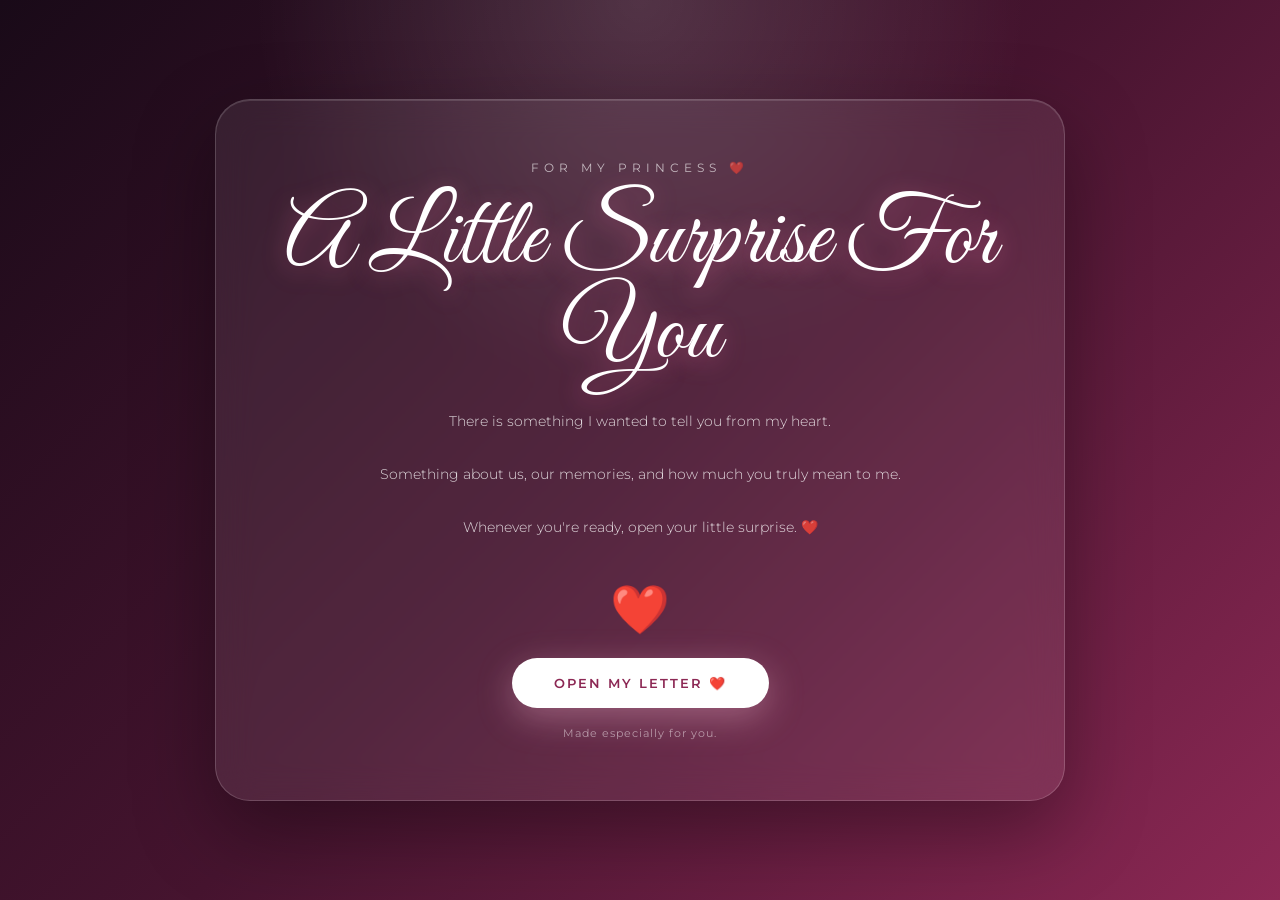
<file: index.html>
<!DOCTYPE html>
<html lang="en">

<head>
    <meta charset="UTF-8">
    <meta name="viewport" content="width=device-width, initial-scale=1.0">

    <title>Our 3rd Month ❤️</title>

    <link rel="preconnect" href="https://fonts.googleapis.com">
    <link rel="preconnect" href="https://fonts.gstatic.com" crossorigin>

    <link href="https://fonts.googleapis.com/css2?family=Great+Vibes&family=Montserrat:wght@300;400;500;600&display=swap"
          rel="stylesheet">

    <link rel="stylesheet" href="style.css">
</head>

<body>

    <!-- Floating Hearts -->
    <div class="hearts" id="hearts"></div>


    <!-- FIRST SCREEN -->
    <div class="container" id="countdownScreen">

        <div class="mini-text">
            For My Princess ❤️
        </div>

        <h1>
            A Little Surprise For You
        </h1>

        <div class="description">
            There is something I wanted to tell you from my heart.
            <br><br>
            Something about us, our memories,
            and how much you truly mean to me.
            <br><br>
            Whenever you're ready,
            open your little surprise. ❤️
        </div>

        <div class="lock-area">

            <div class="love-icon">
                ❤️
            </div>

            <button id="openButton">
                OPEN MY LETTER ❤️
            </button>

            <div class="waiting-text">
                Made especially for you.
            </div>

        </div>

    </div>


    <!-- LETTER SCREEN -->
    <div class="letter-screen" id="letterScreen">

        <div class="letter-title">
            Just for you ❤️
        </div>

        <div class="envelope-wrapper" id="envelopeWrapper">

            <div class="envelope">

                <div class="flap"></div>

                <div class="letter">

                    <h2>
                        My beautiful love,
                    </h2>

                    <p>
We have shared so many beautiful memories together so far. There have been moments when we laughed together until we couldn't stop smiling, and there have also been moments when we cried together and supported each other through difficult times.

Every memory we have created, whether joyful or challenging, has become a special part of our story.

I know that recently we have argued more than we would have liked. I am aware of that, and I want you to know that I have thought about it a lot. I promised you that I would work on it, and I intend to keep that promise.

No relationship is perfect, but what matters to me is learning, growing, and becoming a better partner for you every day.

You mean so much to me. You have brought happiness, warmth, and meaning into my life in ways I never expected.

The little moments we share, our conversations, our laughter, our dreams, and even our disagreements have shown me how important you are to me.

I love you more than words can fully express.

My greatest wish is that the months and years ahead bring us happiness, peace, beautiful memories, and countless reasons to smile together.

I hope we continue building something special, step by step, day by day.

Today marks the beginning of our third month together, and that makes me incredibly happy.

It may seem like only three months, but every day with you has been precious to me, and I am grateful for every moment we have shared.

No matter what challenges come our way, I want you to know one thing:

I choose you.

I choose your smile.
I choose your heart.
I choose your kindness.
I choose your imperfections.
I choose everything that makes you who you are.

Happy 3rd month, my princess. ❤️

I love you, and I choose you today, tomorrow, and every day after that.
                    </p>

                    <p class="signature">
                        Forever yours ❤️
                    </p>

                </div>

            </div>

        </div>


        <!-- NEXT BUTTON -->
        <button id="nextButton">
            NEXT →
        </button>

    </div>


    <script src="script.js"></script>

</body>

</html>
</file>
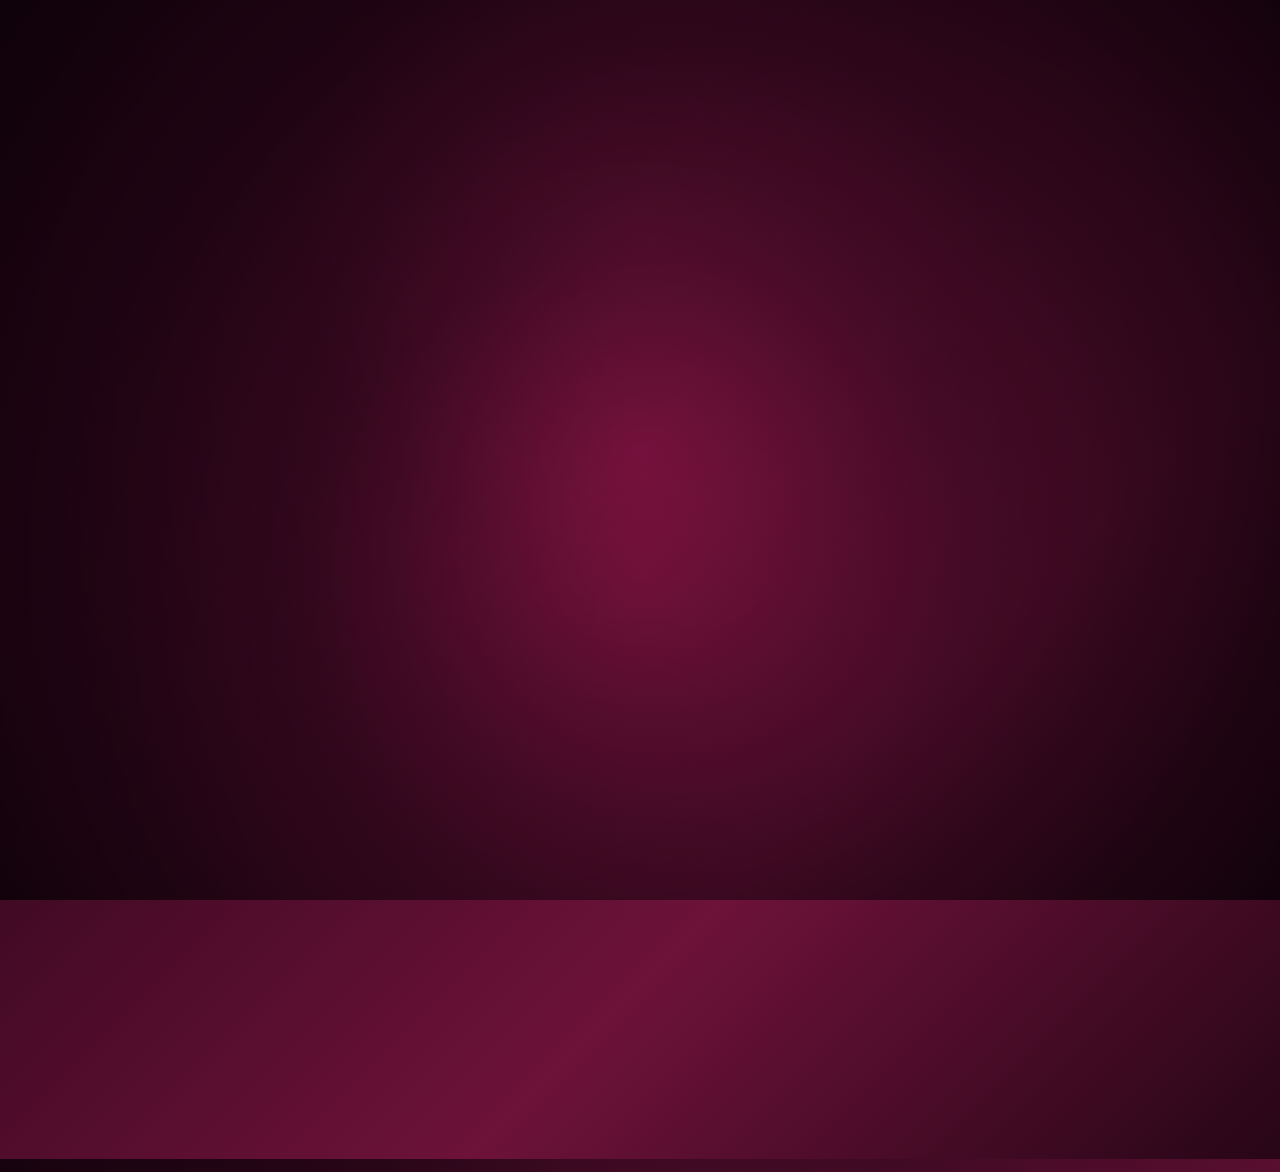
<file: final.html>
<!DOCTYPE html>
<html lang="en">

<head>
    <meta charset="UTF-8">
    <meta name="viewport" content="width=device-width, initial-scale=1.0">

    <title>I Would Still Choose You ❤️</title>

    <link rel="preconnect" href="https://fonts.googleapis.com">
    <link rel="preconnect" href="https://fonts.gstatic.com" crossorigin>

    <link
        href="https://fonts.googleapis.com/css2?family=Great+Vibes&family=Montserrat:wght@300;400;500;600&display=swap"
        rel="stylesheet"
    >

    <link rel="stylesheet" href="final.css">
</head>

<body>

    <!-- INTRO DARK OVERLAY -->
    <div class="final-intro-overlay"></div>


    <!-- FLOATING HEARTS -->
    <div class="hearts" id="hearts"></div>


    <!-- BACK BUTTON -->
    <div class="top-navigation">

        <a class="back-button" href="memories.html">
            ← BACK TO MEMORIES
        </a>

    </div>


    <!-- FINAL PAGE -->
    <main class="final-page">

        <div class="top-text">
            THE BEST PART OF MY LIFE IS
        </div>

        <div class="you-text">
            You ❤️
        </div>


        <h1>
            I Would Still
            <br>
            Choose You ♡
        </h1>


        <div class="message">
            Thank you for being in my life and
            <br>
            for making every single day so much better.
            <br>
            No matter what happens,
            <br>
            no matter where life takes us,
            <br>
            I will always be here,
            <br>
            and I will always choose you. ❤️
        </div>


        <!-- CARDS -->
        <div class="cards">

            <div class="love-card">

                <div class="icon">
                    ♡
                </div>

                <h2>
                    More Love
                </h2>

                <p>
                    More love to give each other.
                </p>

            </div>


            <div class="love-card">

                <div class="icon">
                    ☆
                </div>

                <h2>
                    More Adventures
                </h2>

                <p>
                    More places to go together.
                </p>

            </div>


            <div class="love-card">

                <div class="icon">
                    📷
                </div>

                <h2>
                    More Memories
                </h2>

                <p>
                    More memories to create.
                </p>

            </div>


            <div class="love-card">

                <div class="icon">
                    ∞
                </div>

                <h2>
                    Forever Us
                </h2>

                <p>
                    Forever is just the beginning.
                </p>

            </div>

        </div>


        <!-- FINAL MESSAGE -->
        <div class="final-title">
            Happy 3rd Month My Princess ❤️
        </div>

        <div class="always-text">
            I LOVE YOU TODAY, TOMORROW AND ALWAYS
        </div>

        <div class="final-heart">
            ♡
        </div>

    </main>


    <script src="final.js"></script>

</body>

</html>
</file>
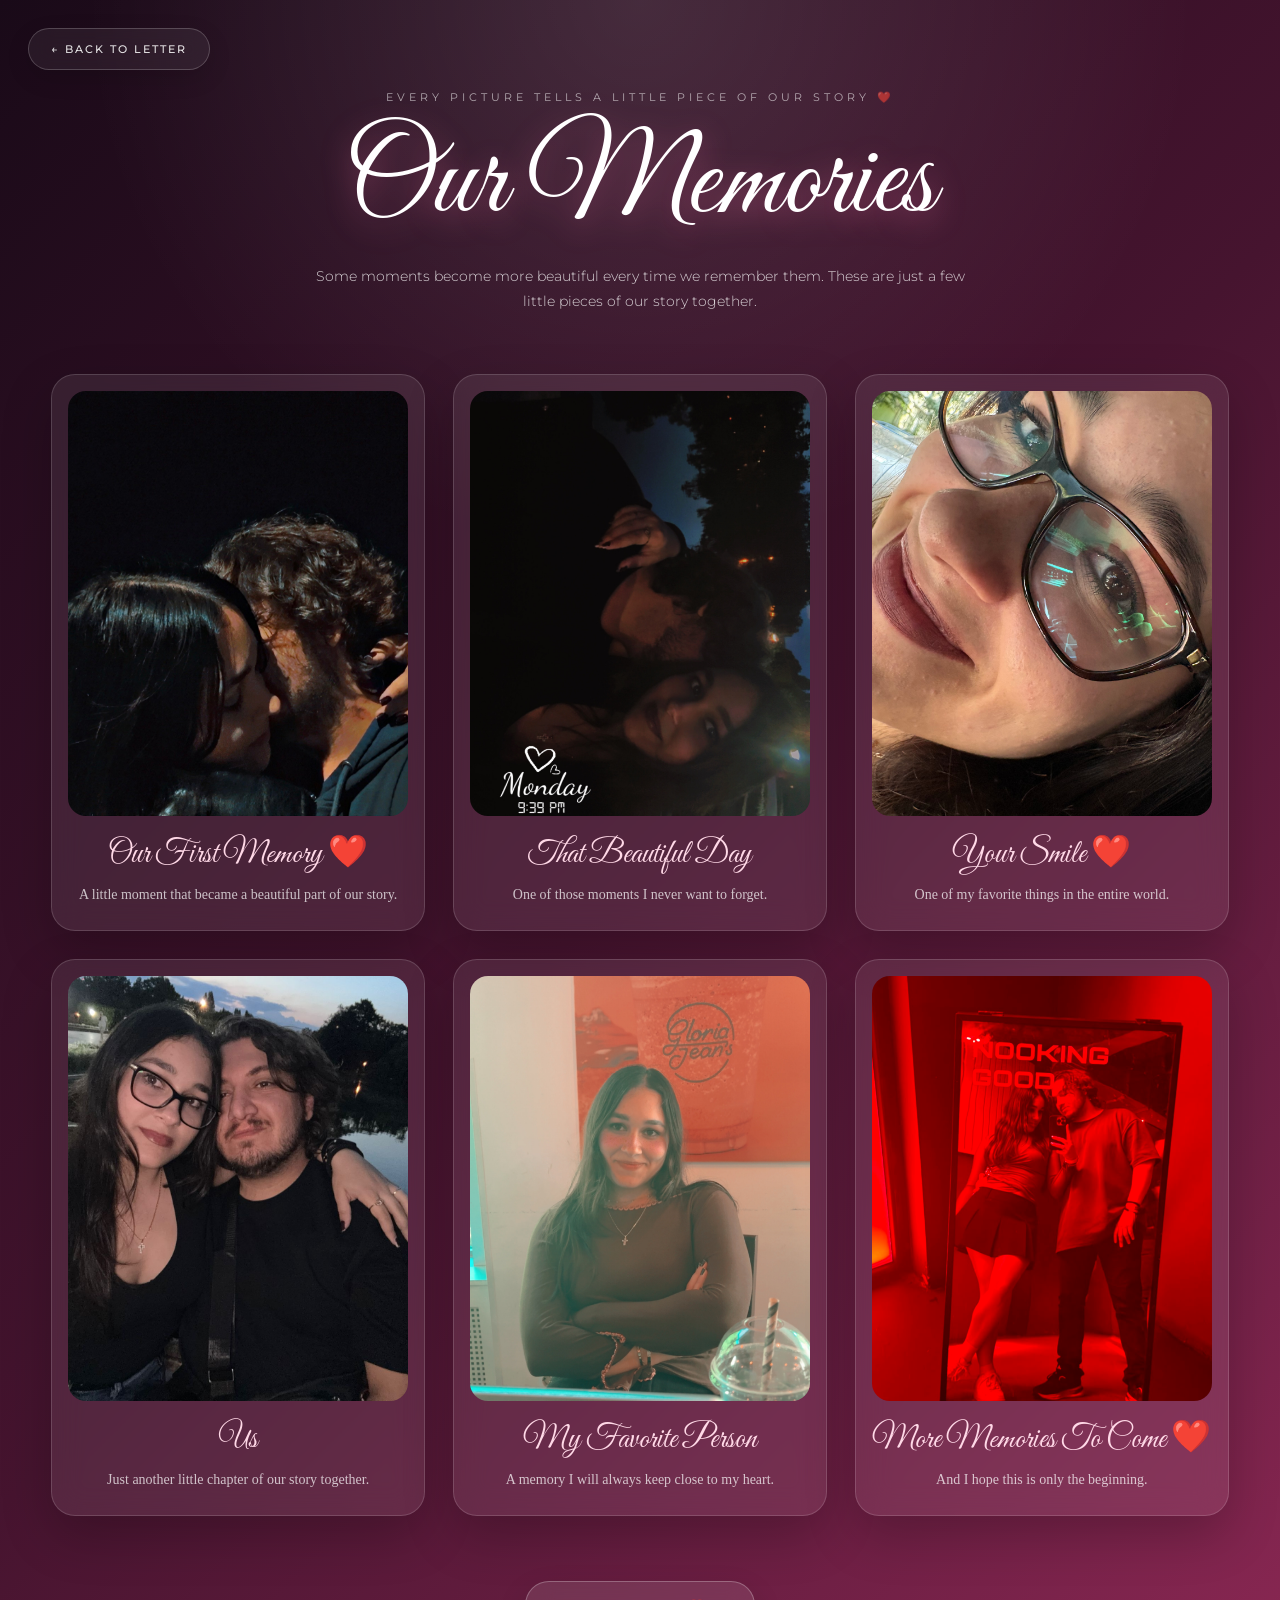
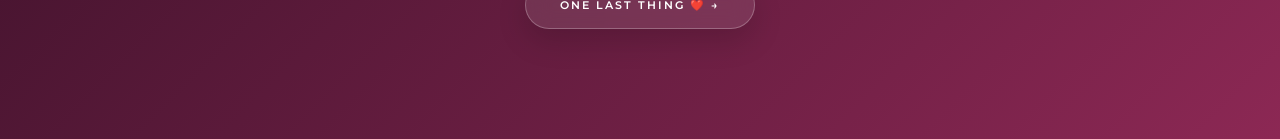
<file: memories.html>
<!DOCTYPE html>
<html lang="en">

<head>
    <meta charset="UTF-8">
    <meta name="viewport" content="width=device-width, initial-scale=1.0">

    <title>Our Memories ❤️</title>

    <link rel="preconnect" href="https://fonts.googleapis.com">
    <link rel="preconnect" href="https://fonts.gstatic.com" crossorigin>

    <link
        href="https://fonts.googleapis.com/css2?family=Great+Vibes&family=Montserrat:wght@300;400;500;600&display=swap"
        rel="stylesheet"
    >

    <link rel="stylesheet" href="memories.css">
</head>

<body>

    <!-- FLOATING HEARTS -->
    <div class="hearts" id="hearts"></div>


    <!-- BACK TO LETTER BUTTON -->
    <div class="top-navigation">

        <a class="back-letter-button" href="index.html">
            ← BACK TO LETTER
        </a>

    </div>


    <!-- MAIN CONTENT -->
    <main class="memories-page">

        <div class="mini-text">
            Every picture tells a little piece of our story ❤️
        </div>

        <h1>
            Our Memories
        </h1>

        <p class="memories-description">
            Some moments become more beautiful every time we remember them.
            These are just a few little pieces of our story together.
        </p>


        <!-- MEMORY GRID -->
        <div class="memory-grid">


            <!-- MEMORY 1 -->
            <div class="memory-card">

                <div class="photo-box">
                    <img
                        src="images/photo1.jpg"
                        alt="Our First Memory"
                    >
                </div>

                <h2>
                    Our First Memory ❤️
                </h2>

                <p>
                    A little moment that became a beautiful part of our story.
                </p>

            </div>


            <!-- MEMORY 2 -->
            <div class="memory-card">

                <div class="photo-box">
                    <img
                        src="images/photo2.jpg"
                        alt="That Beautiful Day"
                    >
                </div>

                <h2>
                    That Beautiful Day
                </h2>

                <p>
                    One of those moments I never want to forget.
                </p>

            </div>


            <!-- MEMORY 3 -->
            <div class="memory-card">

                <div class="photo-box">
                    <img
                        src="images/photo3.jpg"
                        alt="Your Smile"
                    >
                </div>

                <h2>
                    Your Smile ❤️
                </h2>

                <p>
                    One of my favorite things in the entire world.
                </p>

            </div>


            <!-- MEMORY 4 -->
            <div class="memory-card">

                <div class="photo-box">
                    <img
                        src="images/photo4.jpg"
                        alt="Us"
                    >
                </div>

                <h2>
                    Us
                </h2>

                <p>
                    Just another little chapter of our story together.
                </p>

            </div>


            <!-- MEMORY 5 -->
            <div class="memory-card">

                <div class="photo-box">
                    <img
                        src="images/photo5.jpg"
                        alt="My Favorite Person"
                    >
                </div>

                <h2>
                    My Favorite Person
                </h2>

                <p>
                    A memory I will always keep close to my heart.
                </p>

            </div>


            <!-- MEMORY 6 -->
            <div class="memory-card">

                <div class="photo-box">
                    <img
                        src="images/photo6.jpg"
                        alt="More Memories To Come"
                    >
                </div>

                <h2>
                    More Memories To Come ❤️
                </h2>

                <p>
                    And I hope this is only the beginning.
                </p>

            </div>

        </div>


        <!-- FINAL PAGE BUTTON -->
        <div class="final-button-area">

            <a
                href="final.html"
                class="final-button"
            >
                ONE LAST THING ❤️ →
            </a>

        </div>

    </main>


    <script src="memories.js"></script>

</body>

</html>
</file>
<file: style.css>
* {
    margin: 0;
    padding: 0;
    box-sizing: border-box;
}


html,
body {
    width: 100%;
    min-height: 100%;
}


body {
    min-height: 100vh;

    overflow: hidden;

    font-family:
        'Montserrat',
        sans-serif;

    background:
        radial-gradient(
            circle at top,
            rgba(255,255,255,.15),
            transparent 35%
        ),
        linear-gradient(
            135deg,
            #190a18,
            #46142f,
            #8c2854
        );

    color: white;

    display: flex;

    align-items: center;

    justify-content: center;
}


/* =========================================
   FLOATING HEARTS
========================================= */

.hearts {
    position: fixed;

    top: 0;
    left: 0;

    width: 100%;
    height: 100%;

    pointer-events: none;

    overflow: hidden;

    z-index: 1;
}


.heart {
    position: absolute;

    bottom: -50px;

    opacity: .3;

    animation:
        floatHeart linear infinite;
}


@keyframes floatHeart {

    0% {
        transform:
            translateY(0)
            rotate(0deg);

        opacity: 0;
    }

    10% {
        opacity: .35;
    }

    90% {
        opacity: .25;
    }

    100% {
        transform:
            translateY(-110vh)
            rotate(360deg);

        opacity: 0;
    }
}


/* =========================================
   FIRST SCREEN
========================================= */

.container {
    position: relative;

    z-index: 10;

    width: 92%;

    max-width: 850px;

    padding:
        60px 35px;

    border-radius:
        35px;

    background:
        rgba(255,255,255,.08);

    backdrop-filter:
        blur(18px);

    -webkit-backdrop-filter:
        blur(18px);

    border:
        1px solid
        rgba(255,255,255,.17);

    box-shadow:
        0 30px 80px
        rgba(0,0,0,.35),

        inset 0 1px 0
        rgba(255,255,255,.13);

    text-align: center;
}


/* =========================================
   MINI TITLE
========================================= */

.mini-text {
    font-size: 12px;

    letter-spacing: 5px;

    text-transform: uppercase;

    opacity: .65;

    margin-bottom: 18px;
}


/* =========================================
   MAIN TITLE
========================================= */

h1 {
    font-family:
        'Great Vibes',
        cursive;

    font-size:
        clamp(
            55px,
            10vw,
            95px
        );

    font-weight: normal;

    line-height: 1;

    margin-bottom: 25px;

    text-shadow:
        0 5px 25px
        rgba(255,120,170,.4);
}


/* =========================================
   DESCRIPTION
========================================= */

.description {
    max-width: 620px;

    margin:
        0 auto 40px;

    line-height: 1.9;

    font-size: 14px;

    font-weight: 300;

    opacity: .82;
}


/* =========================================
   BUTTON AREA
========================================= */

.lock-area {
    position: relative;

    z-index: 20;

    margin-top: 30px;
}


.love-icon {
    font-size: 48px;

    margin-bottom: 20px;

    animation:
        heartBeat 1.8s infinite;
}


@keyframes heartBeat {

    0%,
    100% {
        transform:
            scale(1);
    }

    50% {
        transform:
            scale(1.14);
    }
}


/* =========================================
   OPEN LETTER BUTTON
========================================= */

#openButton {
    position: relative;

    z-index: 30;

    border: none;

    outline: none;

    padding:
        17px 42px;

    border-radius:
        100px;

    font-family:
        'Montserrat',
        sans-serif;

    font-size: 13px;

    font-weight: 600;

    letter-spacing: 2px;

    background: white;

    color: #8c2854;

    cursor: pointer;

    pointer-events: auto;

    box-shadow:
        0 10px 35px
        rgba(255,190,215,.35);

    transition:
        transform .4s ease,
        box-shadow .4s ease;

    animation:
        pulseButton 2s infinite;
}


#openButton:hover {
    transform:
        translateY(-3px)
        scale(1.04);
}


#openButton:active {
    transform:
        scale(.98);
}


@keyframes pulseButton {

    0% {
        box-shadow:
            0 0 0 0
            rgba(255,255,255,.35),

            0 10px 35px
            rgba(255,190,215,.35);
    }

    70% {
        box-shadow:
            0 0 0 18px
            rgba(255,255,255,0),

            0 10px 35px
            rgba(255,190,215,.35);
    }

    100% {
        box-shadow:
            0 0 0 0
            rgba(255,255,255,0),

            0 10px 35px
            rgba(255,190,215,.35);
    }
}


.waiting-text {
    margin-top: 18px;

    font-size: 11px;

    letter-spacing: 1px;

    opacity: .5;
}


/* =========================================
   LETTER SCREEN
========================================= */

.letter-screen {
    position: fixed;

    inset: 0;

    z-index: 999;

    display: flex;

    justify-content: center;

    align-items: center;

    padding: 30px;

    background:
        radial-gradient(
            circle,
            #8c2854,
            #250b20
        );

    opacity: 0;

    visibility: hidden;

    pointer-events: none;

    transition:
        opacity 1s ease,
        visibility 1s ease;
}


.letter-screen.show {
    opacity: 1;

    visibility: visible;

    pointer-events: auto;
}


/* =========================================
   ENVELOPE WRAPPER
========================================= */

.envelope-wrapper {
    position: relative;

    width: 430px;

    max-width: 95vw;

    height: 290px;

    perspective: 1000px;

    z-index: 10;
}


/* =========================================
   ENVELOPE
========================================= */

.envelope {
    position: absolute;

    top: 0;
    left: 0;

    width: 100%;
    height: 100%;

    background:
        #d98aa7;

    border-radius:
        8px;

    box-shadow:
        0 30px 70px
        rgba(0,0,0,.35);
}


.envelope::before {
    content: "";

    position: absolute;

    left: 0;
    bottom: 0;

    width: 0;
    height: 0;

    border-left:
        215px solid
        #efadc3;

    border-right:
        215px solid
        #efadc3;

    border-top:
        145px solid
        transparent;

    border-bottom:
        145px solid
        #efadc3;

    z-index: 4;
}


/* =========================================
   ENVELOPE FLAP
========================================= */

.flap {
    position: absolute;

    top: 0;
    left: 0;

    width: 0;
    height: 0;

    border-left:
        215px solid
        transparent;

    border-right:
        215px solid
        transparent;

    border-top:
        155px solid
        #f3b8cc;

    transform-origin:
        top;

    z-index: 5;

    transition:
        transform 1s ease,
        z-index .1s .5s;
}


/* =========================================
   LETTER
========================================= */

.letter {
    position: absolute;

    width: 88%;

    height: 250px;

    left: 6%;

    bottom: 15px;

    padding: 30px;

    background:
        #fff9f2;

    color:
        #5c3544;

    border-radius:
        8px;

    text-align: left;

    overflow-y: auto;

    z-index: 2;

    box-shadow:
        0 10px 35px
        rgba(0,0,0,.2);

    transition:
        transform 1.3s ease .6s,
        width 1.3s ease 1.5s,
        height 1.3s ease 1.5s,
        left 1.3s ease 1.5s,
        top 1.3s ease 1.5s;
}


.letter h2 {
    font-family:
        'Great Vibes',
        cursive;

    font-size: 42px;

    font-weight: normal;

    color:
        #a13961;

    margin-bottom:
        20px;
}


.letter p {
    font-family:
        Georgia,
        serif;

    font-size: 16px;

    line-height: 1.9;

    white-space:
        pre-line;
}


.signature {
    margin-top:
        30px;

    text-align:
        right;

    font-family:
        'Great Vibes',
        cursive !important;

    font-size:
        30px !important;

    color:
        #a13961;
}


/* =========================================
   OPEN ENVELOPE
========================================= */

.envelope-wrapper.open
.flap {
    transform:
        rotateX(180deg);

    z-index: 1;
}


.envelope-wrapper.open
.letter {
    position: fixed;

    top: 50%;

    left: 50%;

    bottom: auto;

    transform:
        translate(-50%, -50%);

    width:
        min(650px, 92vw);

    height:
        min(650px, 78vh);

    padding: 40px;

    z-index: 1000;

    border-radius:
        12px;

    box-shadow:
        0 25px 70px
        rgba(0,0,0,.35);
}


/* =========================================
   LETTER TITLE
========================================= */

.letter-title {
    position: fixed;

    top: 30px;

    left: 50%;

    z-index: 500;

    transform:
        translateX(-50%)
        translateY(-20px);

    font-size: 11px;

    letter-spacing: 4px;

    text-transform: uppercase;

    opacity: 0;

    pointer-events: none;

    transition:
        opacity 1s ease 2.5s,
        transform 1s ease 2.5s;
}


.letter-screen.show
.letter-title {
    transform:
        translateX(-50%)
        translateY(0);

    opacity: .65;
}


/* =========================================
   NEXT BUTTON
========================================= */

#nextButton {
    position: fixed;

    right: 35px;

    bottom: 35px;

    z-index: 9999;

    border:
        1px solid
        rgba(255,255,255,.3);

    outline: none;

    padding:
        15px 30px;

    border-radius:
        100px;

    background:
        rgba(255,255,255,.15);

    backdrop-filter:
        blur(12px);

    -webkit-backdrop-filter:
        blur(12px);

    color: white;

    font-family:
        'Montserrat',
        sans-serif;

    font-size: 12px;

    font-weight: 600;

    letter-spacing: 2px;

    cursor: pointer;

    opacity: 0;

    transform:
        translateY(20px);

    pointer-events: none;

    transition:
        opacity .7s ease,
        transform .7s ease,
        background .3s ease,
        color .3s ease;
}


.letter-screen.show
#nextButton {
    opacity: 1;

    transform:
        translateY(0);

    pointer-events: auto;

    transition-delay:
        3s;
}


#nextButton:hover {
    background:
        white;

    color:
        #8c2854;

    transform:
        translateY(-3px);
}


#nextButton:active {
    transform:
        scale(.97);
}


/* =========================================
   SCROLLBAR
========================================= */

.letter::-webkit-scrollbar {
    width: 5px;
}


.letter::-webkit-scrollbar-track {
    background:
        transparent;
}


.letter::-webkit-scrollbar-thumb {
    background:
        rgba(161,57,97,.3);

    border-radius:
        20px;
}


/* =========================================
   NEXT PAGE TRANSITION OVERLAY
========================================= */

body::after {
    content: "";

    position: fixed;

    inset: 0;

    z-index: 99990;

    pointer-events: none;

    background:
        radial-gradient(
            circle at center,
            rgba(140,40,84,.40),
            rgba(25,10,24,.97)
        );

    opacity: 0;

    transition:
        opacity 1.15s ease;
}


body.page-leaving::after {
    opacity: 1;
}


/* =========================================
   LETTER EXIT ANIMATION
========================================= */

body.page-leaving
.envelope-wrapper.open
.letter {
    animation:
        letterExit
        1.2s
        cubic-bezier(
            .65,
            0,
            .35,
            1
        )
        forwards;
}


@keyframes letterExit {

    0% {
        opacity: 1;

        transform:
            translate(-50%, -50%)
            scale(1)
            rotate(0deg);

        filter:
            blur(0);
    }

    45% {
        opacity: .95;

        transform:
            translate(-50%, -54%)
            scale(.96)
            rotate(-.5deg);

        filter:
            blur(0);
    }

    100% {
        opacity: 0;

        transform:
            translate(-50%, -68%)
            scale(.82)
            rotate(-2deg);

        filter:
            blur(5px);
    }
}


/* =========================================
   ENVELOPE EXIT
========================================= */

body.page-leaving
.envelope {
    animation:
        envelopeExit
        1s ease forwards;
}


@keyframes envelopeExit {

    from {
        opacity: 1;

        transform:
            scale(1)
            translateY(0);
    }

    to {
        opacity: 0;

        transform:
            scale(.84)
            translateY(45px);
    }
}


/* =========================================
   LETTER TITLE EXIT
========================================= */

body.page-leaving
.letter-title {
    animation:
        titleExit
        .7s ease forwards;
}


@keyframes titleExit {

    from {
        opacity: .65;
    }

    to {
        opacity: 0;

        transform:
            translateX(-50%)
            translateY(-15px);
    }
}


/* =========================================
   NEXT BUTTON EXIT
========================================= */

body.page-leaving
#nextButton {
    pointer-events: none;

    animation:
        nextExit
        .5s ease forwards;
}


@keyframes nextExit {

    from {
        opacity: 1;

        transform:
            translateY(0);
    }

    to {
        opacity: 0;

        transform:
            translateY(25px);
    }
}


/* =========================================
   TRANSITION HEARTS
========================================= */

.transition-heart {
    position: fixed;

    z-index: 99999;

    pointer-events: none;

    color:
        #ff8bb9;

    text-shadow:
        0 0 10px
        rgba(255,110,170,.9),

        0 0 25px
        rgba(255,70,145,.4);

    animation:
        transitionHeartMove
        1.45s ease-out
        forwards;
}


@keyframes transitionHeartMove {

    0% {
        opacity: 0;

        transform:
            translate(
                0,
                30px
            )
            scale(.45)
            rotate(0deg);
    }

    18% {
        opacity: 1;
    }

    65% {
        opacity: .9;
    }

    100% {
        opacity: 0;

        transform:
            translate(
                var(--heart-x),
                -120px
            )
            scale(1.5)
            rotate(
                var(--heart-rotate)
            );
    }
}


/* =========================================
   MOBILE
========================================= */

@media (max-width: 600px) {

    body {
        overflow: hidden;
    }


    .container {
        width: 92%;

        padding:
            45px 20px;

        border-radius:
            25px;
    }


    .mini-text {
        font-size:
            9px;

        letter-spacing:
            3px;
    }


    h1 {
        font-size:
            58px;
    }


    .description {
        font-size:
            13px;

        line-height:
            1.7;

        margin-bottom:
            30px;
    }


    .love-icon {
        font-size:
            40px;
    }


    #openButton {
        padding:
            15px 28px;

        font-size:
            11px;

        letter-spacing:
            1.5px;
    }


    .envelope-wrapper {
        width:
            330px;

        height:
            220px;

        max-width:
            92vw;
    }


    .envelope::before {
        border-left-width:
            165px;

        border-right-width:
            165px;

        border-top-width:
            110px;

        border-bottom-width:
            110px;
    }


    .flap {
        border-left-width:
            165px;

        border-right-width:
            165px;

        border-top-width:
            120px;
    }


    .letter {
        height:
            190px;

        padding:
            22px;
    }


    .letter h2 {
        font-size:
            34px;
    }


    .letter p {
        font-size:
            14px;

        line-height:
            1.8;
    }


    .envelope-wrapper.open
    .letter {
        position: fixed;

        top: 50%;

        left: 50%;

        bottom: auto;

        transform:
            translate(
                -50%,
                -50%
            );

        width:
            92vw;

        height:
            76vh;

        padding:
            25px;

        border-radius:
            12px;
    }


    #nextButton {
        right:
            18px;

        bottom:
            18px;

        padding:
            13px 22px;

        font-size:
            10px;

        letter-spacing:
            1px;
    }


    .letter-title {
        top:
            18px;

        font-size:
            9px;

        letter-spacing:
            3px;
    }
}


/* =========================================
   VERY SMALL PHONES
========================================= */

@media (max-width: 380px) {

    .container {
        width:
            94%;

        padding:
            35px 15px;
    }


    h1 {
        font-size:
            50px;
    }


    .description {
        font-size:
            12px;
    }


    .envelope-wrapper {
        width:
            300px;

        height:
            200px;
    }


    .envelope::before {
        border-left-width:
            150px;

        border-right-width:
            150px;

        border-top-width:
            100px;

        border-bottom-width:
            100px;
    }


    .flap {
        border-left-width:
            150px;

        border-right-width:
            150px;

        border-top-width:
            110px;
    }


    .envelope-wrapper.open
    .letter {
        width:
            94vw;

        height:
            74vh;

        padding:
            22px;
    }
}
</file>
<file: final.css>
* {
    margin: 0;
    padding: 0;
    box-sizing: border-box;
}


html {
    scroll-behavior: smooth;
}


body {
    min-height: 100vh;

    overflow-x: hidden;

    font-family:
        'Montserrat',
        sans-serif;

    color: white;

    background:
        radial-gradient(
            circle at center,
            rgba(190, 28, 95, .45),
            transparent 38%
        ),
        radial-gradient(
            circle at 50% 20%,
            rgba(255, 50, 125, .15),
            transparent 30%
        ),
        linear-gradient(
            135deg,
            #16030e,
            #3c0921,
            #6d1239,
            #270616
        );
}


/* =========================================
   INTRO OVERLAY
========================================= */

.final-intro-overlay {
    position: fixed;

    inset: 0;

    z-index: 9000;

    pointer-events: none;

    background:
        radial-gradient(
            circle at center,
            rgba(120, 20, 65, .25),
            rgba(15, 2, 10, .94)
        );

    opacity: 1;

    transition:
        opacity 1.4s ease;
}


body.final-ready
.final-intro-overlay {
    opacity: 0;
}


/* =========================================
   FLOATING HEARTS
========================================= */

.hearts {
    position: fixed;

    inset: 0;

    z-index: 1;

    pointer-events: none;

    overflow: hidden;
}


.heart {
    position: absolute;

    bottom: -60px;

    opacity: 0;

    color: #ff4f91;

    text-shadow:
        0 0 12px
        rgba(255, 50, 130, .85);

    animation:
        floatingHeart linear infinite;
}


@keyframes floatingHeart {

    0% {
        transform:
            translateY(0)
            rotate(0deg)
            scale(.8);

        opacity: 0;
    }

    10% {
        opacity: .45;
    }

    50% {
        opacity: .25;
    }

    100% {
        transform:
            translateY(-115vh)
            rotate(360deg)
            scale(1.15);

        opacity: 0;
    }
}


/* =========================================
   INTRO HEARTS
========================================= */

.intro-heart {
    position: fixed;

    bottom: -80px;

    z-index: 9999;

    pointer-events: none;

    color: #ff6fa8;

    text-shadow:
        0 0 12px rgba(255, 70, 145, .9),
        0 0 30px rgba(255, 40, 125, .55);

    animation:
        introHeartRise
        var(--duration)
        cubic-bezier(.2,.75,.3,1)
        forwards;
}


@keyframes introHeartRise {

    0% {
        opacity: 0;

        transform:
            translateY(0)
            translateX(0)
            scale(.4)
            rotate(0deg);
    }

    15% {
        opacity: 1;
    }

    65% {
        opacity: .9;
    }

    100% {
        opacity: 0;

        transform:
            translateY(-115vh)
            translateX(var(--drift))
            scale(1.35)
            rotate(var(--rotation));
    }
}


/* =========================================
   TOP NAVIGATION
========================================= */

.top-navigation {
    position: fixed;

    top: 28px;
    left: 28px;

    z-index: 1000;

    opacity: 0;

    transform:
        translateY(-12px);

    transition:
        opacity .9s ease,
        transform .9s ease;
}


body.final-ready
.top-navigation {
    opacity: 1;

    transform:
        translateY(0);
}


/* =========================================
   BACK BUTTON
========================================= */

.back-button {
    display: inline-flex;

    align-items: center;

    justify-content: center;

    padding:
        13px 22px;

    border-radius:
        100px;

    border:
        1px solid
        rgba(255,255,255,.20);

    color:
        rgba(255,255,255,.88);

    text-decoration: none;

    font-size: 11px;

    font-weight: 500;

    letter-spacing: 2px;

    background:
        rgba(255,255,255,.04);

    backdrop-filter:
        blur(10px);

    -webkit-backdrop-filter:
        blur(10px);

    box-shadow:
        0 8px 25px
        rgba(0,0,0,.12);

    transition:
        transform .3s ease,
        background .3s ease,
        color .3s ease,
        border-color .3s ease;
}


.back-button:hover {
    background:
        rgba(255,255,255,.12);

    border-color:
        rgba(255,255,255,.35);

    color: white;

    transform:
        translateY(-2px);
}


/* =========================================
   MAIN PAGE
========================================= */

.final-page {
    position: relative;

    z-index: 10;

    width:
        min(1200px, 92%);

    margin:
        0 auto;

    padding:
        80px 0 60px;

    text-align: center;

    opacity: 0;

    transform:
        translateY(25px)
        scale(.98);

    filter:
        blur(5px);

    transition:
        opacity 1.3s ease,
        transform 1.3s ease,
        filter 1.3s ease;
}


body.final-ready
.final-page {
    opacity: 1;

    transform:
        translateY(0)
        scale(1);

    filter: blur(0);
}


/* =========================================
   TOP TEXT
========================================= */

.top-text {
    margin-top: 10px;

    font-size: 12px;

    letter-spacing: 7px;

    opacity: .72;
}


.you-text {
    margin-top: 15px;

    font-family:
        'Great Vibes',
        cursive;

    font-size: 48px;

    color: #ff61a3;

    text-shadow:
        0 0 18px
        rgba(255, 70, 150, .5);
}


/* =========================================
   MAIN TITLE
========================================= */

h1 {
    margin-top: 18px;

    font-family:
        'Great Vibes',
        cursive;

    font-size:
        clamp(75px, 10vw, 145px);

    line-height: .95;

    font-weight: normal;

    color: #ffd5e5;

    text-shadow:
        0 0 10px
        rgba(255,160,200,.75),

        0 0 30px
        rgba(255,40,125,.65),

        0 0 70px
        rgba(255,20,100,.35);
}


/* =========================================
   MESSAGE
========================================= */

.message {
    position: relative;

    max-width: 620px;

    margin:
        38px auto 50px;

    font-family:
        Georgia,
        serif;

    font-size: 17px;

    line-height: 1.55;

    color:
        rgba(255,255,255,.9);
}


.message::before,
.message::after {
    content: "♥";

    position: absolute;

    top: 50%;

    transform:
        translateY(-50%);

    color: #ff72ac;

    font-size: 18px;

    text-shadow:
        0 0 14px
        rgba(255,100,160,.8);
}


.message::before {
    left: -80px;
}


.message::after {
    right: -80px;
}


/* =========================================
   CARDS
========================================= */

.cards {
    display: grid;

    grid-template-columns:
        repeat(4, 1fr);

    gap: 20px;

    max-width: 900px;

    margin:
        0 auto;
}


.love-card {
    padding:
        28px 20px 26px;

    border-radius:
        18px;

    border:
        1px solid
        rgba(255,255,255,.22);

    background:
        linear-gradient(
            180deg,
            rgba(255,255,255,.08),
            rgba(255,255,255,.035)
        );

    backdrop-filter:
        blur(12px);

    -webkit-backdrop-filter:
        blur(12px);

    box-shadow:
        inset 0 1px 0
        rgba(255,255,255,.08),

        0 18px 40px
        rgba(0,0,0,.15);

    transition:
        transform .35s ease,
        background .35s ease,
        box-shadow .35s ease;
}


.love-card:hover {
    transform:
        translateY(-8px);

    background:
        rgba(255,255,255,.11);

    box-shadow:
        0 20px 50px
        rgba(0,0,0,.28),

        0 0 30px
        rgba(255,65,135,.14);
}


/* =========================================
   CARD ICON
========================================= */

.icon {
    height: 48px;

    margin-bottom: 10px;

    font-size: 39px;

    color: #ff6aa7;

    line-height: 48px;

    text-shadow:
        0 0 13px
        rgba(255,65,150,.65);
}


/* =========================================
   CARD TEXT
========================================= */

.love-card h2 {
    margin-bottom: 12px;

    font-family:
        Georgia,
        serif;

    font-size: 18px;

    font-weight: 500;

    color: #fff0f6;
}


.love-card p {
    font-family:
        Georgia,
        serif;

    font-size: 14px;

    line-height: 1.55;

    opacity: .8;
}


/* =========================================
   FINAL TITLE
========================================= */

.final-title {
    margin-top: 42px;

    font-family:
        'Great Vibes',
        cursive;

    font-size:
        clamp(38px, 5vw, 58px);

    color: #ffd1e3;

    text-shadow:
        0 0 18px
        rgba(255,80,150,.4);
}


/* =========================================
   ALWAYS TEXT
========================================= */

.always-text {
    margin-top: 15px;

    font-size: 11px;

    letter-spacing: 6px;

    opacity: .8;
}


/* =========================================
   FINAL HEART
========================================= */

.final-heart {
    margin-top: 25px;

    font-size: 55px;

    color: #ff5f9e;

    text-shadow:
        0 0 10px #ff3d89,
        0 0 25px #ff3d89,
        0 0 50px
        rgba(255,61,137,.7);

    animation:
        finalHeartBeat 1.8s infinite;
}


@keyframes finalHeartBeat {

    0%,
    100% {
        transform:
            scale(1);
    }

    50% {
        transform:
            scale(1.13);
    }
}


/* =========================================
   TABLET
========================================= */

@media (max-width: 900px) {

    .cards {
        grid-template-columns:
            repeat(2, 1fr);
    }

    .message::before,
    .message::after {
        display: none;
    }
}


/* =========================================
   MOBILE
========================================= */

@media (max-width: 600px) {

    .top-navigation {
        position: absolute;

        top: 16px;
        left: 16px;
    }


    .back-button {
        padding:
            10px 15px;

        font-size: 9px;

        letter-spacing: 1px;
    }


    .final-page {
        width: 92%;

        padding:
            75px 0 45px;
    }


    .top-text {
        font-size: 9px;

        letter-spacing: 4px;
    }


    .you-text {
        font-size: 38px;
    }


    h1 {
        font-size: 69px;

        margin-top: 10px;
    }


    .message {
        margin:
            28px auto 38px;

        font-size: 15px;

        line-height: 1.55;
    }


    .cards {
        grid-template-columns:
            1fr;

        gap: 15px;

        width: 100%;
    }


    .love-card {
        padding:
            22px 18px;
    }


    .final-title {
        margin-top: 35px;

        font-size: 42px;
    }


    .always-text {
        font-size: 9px;

        letter-spacing: 3px;

        line-height: 1.8;
    }


    .final-heart {
        font-size: 46px;
    }
}
</file>
<file: memories.css>
* {
    margin: 0;
    padding: 0;
    box-sizing: border-box;
}


html {
    scroll-behavior: smooth;
}


body {
    min-height: 100vh;

    font-family:
        'Montserrat',
        sans-serif;

    background:
        radial-gradient(
            circle at top,
            rgba(255,255,255,.12),
            transparent 30%
        ),
        linear-gradient(
            135deg,
            #190a18,
            #46142f,
            #8c2854
        );

    color: white;

    overflow-x: hidden;
}


/* =========================================
   FLOATING HEARTS
========================================= */

.hearts {
    position: fixed;

    inset: 0;

    width: 100%;
    height: 100%;

    pointer-events: none;

    overflow: hidden;

    z-index: 1;
}


.heart {
    position: absolute;

    bottom: -50px;

    opacity: .25;

    color:
        rgba(255,255,255,.7);

    animation:
        floatHeart linear infinite;
}


@keyframes floatHeart {

    0% {
        transform:
            translateY(0)
            rotate(0deg);

        opacity: 0;
    }

    10% {
        opacity: .3;
    }

    90% {
        opacity: .2;
    }

    100% {
        transform:
            translateY(-110vh)
            rotate(360deg);

        opacity: 0;
    }
}


/* =========================================
   TOP NAVIGATION
========================================= */

.top-navigation {
    position: fixed;

    top: 28px;
    left: 28px;

    z-index: 1000;
}


/* =========================================
   BACK TO LETTER BUTTON
========================================= */

.back-letter-button {
    display: inline-flex;

    align-items: center;

    justify-content: center;

    padding:
        13px 22px;

    border-radius:
        100px;

    border:
        1px solid
        rgba(255,255,255,.20);

    color:
        rgba(255,255,255,.88);

    text-decoration: none;

    font-size: 11px;

    font-weight: 500;

    letter-spacing: 2px;

    background:
        rgba(255,255,255,.06);

    backdrop-filter:
        blur(10px);

    -webkit-backdrop-filter:
        blur(10px);

    box-shadow:
        0 8px 25px
        rgba(0,0,0,.12);

    transition:
        transform .3s ease,
        background .3s ease,
        color .3s ease,
        border-color .3s ease,
        box-shadow .3s ease;
}


.back-letter-button:hover {
    background: white;

    color: #8c2854;

    border-color: white;

    transform:
        translateY(-2px);

    box-shadow:
        0 10px 30px
        rgba(255,150,195,.22);
}


/* =========================================
   MAIN PAGE
========================================= */

.memories-page {
    position: relative;

    z-index: 10;

    width:
        min(1200px, 92%);

    margin:
        0 auto;

    padding:
        90px 0 80px;

    text-align: center;
}


/* =========================================
   SMALL TOP TEXT
========================================= */

.mini-text {
    font-size: 11px;

    letter-spacing: 4px;

    text-transform: uppercase;

    opacity: .6;

    margin-bottom: 20px;
}


/* =========================================
   MAIN TITLE
========================================= */

h1 {
    font-family:
        'Great Vibes',
        cursive;

    font-size:
        clamp(70px, 10vw, 120px);

    font-weight: normal;

    line-height: 1;

    margin-bottom: 20px;

    text-shadow:
        0 8px 30px
        rgba(255,120,170,.4);
}


/* =========================================
   DESCRIPTION
========================================= */

.memories-description {
    max-width: 650px;

    margin:
        0 auto 60px;

    line-height: 1.8;

    font-size: 14px;

    font-weight: 300;

    opacity: .8;
}


/* =========================================
   MEMORY GRID
========================================= */

.memory-grid {
    display: grid;

    grid-template-columns:
        repeat(3, minmax(0, 1fr));

    gap: 28px;

    width: 100%;
}


/* =========================================
   MEMORY CARD
========================================= */

.memory-card {
    position: relative;

    padding:
        16px 16px 24px;

    border-radius: 24px;

    background:
        rgba(255,255,255,.08);

    border:
        1px solid
        rgba(255,255,255,.15);

    backdrop-filter:
        blur(15px);

    -webkit-backdrop-filter:
        blur(15px);

    box-shadow:
        0 20px 50px
        rgba(0,0,0,.22);

    transition:
        transform .4s ease,
        background .4s ease,
        box-shadow .4s ease;

    overflow: hidden;
}


.memory-card:hover {
    transform:
        translateY(-8px)
        rotate(-1deg);

    background:
        rgba(255,255,255,.12);

    box-shadow:
        0 28px 60px
        rgba(0,0,0,.28);
}


/* =========================================
   PHOTO AREA
========================================= */

.photo-box {
    position: relative;

    width: 100%;

    aspect-ratio: 4 / 5;

    overflow: hidden;

    border-radius: 18px;

    background:
        rgba(255,255,255,.08);
}


.photo-box img {
    width: 100%;
    height: 100%;

    object-fit: cover;

    display: block;

    transition:
        transform .6s ease;
}


.memory-card:hover
.photo-box img {
    transform:
        scale(1.05);
}


/* =========================================
   MEMORY CARD TITLE
========================================= */

.memory-card h2 {
    font-family:
        'Great Vibes',
        cursive;

    font-size: 32px;

    font-weight: normal;

    margin-top: 20px;

    margin-bottom: 8px;

    color: #ffd9e7;

    line-height: 1.2;
}


/* =========================================
   MEMORY CARD TEXT
========================================= */

.memory-card p {
    font-family:
        Georgia,
        serif;

    font-size: 14px;

    line-height: 1.7;

    opacity: .72;

    max-width: 95%;

    margin:
        0 auto;
}


/* =========================================
   FINAL BUTTON AREA
========================================= */

.final-button-area {
    position: relative;

    z-index: 20;

    width: 100%;

    display: flex;

    align-items: center;

    justify-content: center;

    margin-top: 65px;

    margin-bottom: 30px;
}


/* =========================================
   FINAL BUTTON
========================================= */

.final-button {
    display: inline-flex;

    align-items: center;

    justify-content: center;

    padding:
        16px 34px;

    border-radius:
        100px;

    border:
        1px solid
        rgba(255,255,255,.25);

    background:
        rgba(255,255,255,.10);

    backdrop-filter:
        blur(12px);

    -webkit-backdrop-filter:
        blur(12px);

    color: white;

    text-decoration: none;

    font-family:
        'Montserrat',
        sans-serif;

    font-size: 11px;

    font-weight: 600;

    letter-spacing: 2px;

    box-shadow:
        0 12px 30px
        rgba(0,0,0,.15);

    transition:
        transform .35s ease,
        background .35s ease,
        color .35s ease,
        box-shadow .35s ease,
        border-color .35s ease;
}


.final-button:hover {
    background: white;

    color: #8c2854;

    border-color: white;

    transform:
        translateY(-4px);

    box-shadow:
        0 15px 40px
        rgba(255,180,210,.30);
}


.final-button:active {
    transform:
        translateY(0)
        scale(.97);
}


/* =========================================
   TABLET
========================================= */

@media (max-width: 900px) {

    .memories-page {
        width: 92%;
    }

    .memory-grid {
        grid-template-columns:
            repeat(2, minmax(0, 1fr));
    }
}


/* =========================================
   MOBILE
========================================= */

@media (max-width: 600px) {

    .top-navigation {
        position: relative;

        top: auto;
        left: auto;

        width: 100%;

        padding:
            16px 15px 0;

        display: flex;

        justify-content: center;
    }


    .back-letter-button {
        padding:
            10px 16px;

        font-size: 9px;

        letter-spacing: 1px;
    }


    .memories-page {
        width: 92%;

        padding:
            35px 0 60px;
    }


    .mini-text {
        font-size: 9px;

        letter-spacing: 2px;

        line-height: 1.6;
    }


    h1 {
        font-size: 68px;

        margin-bottom: 15px;
    }


    .memories-description {
        font-size: 13px;

        line-height: 1.7;

        margin-bottom: 40px;
    }


    .memory-grid {
        grid-template-columns: 1fr;

        gap: 22px;
    }


    .memory-card {
        padding:
            14px 14px 22px;

        border-radius: 20px;
    }


    .photo-box {
        border-radius: 15px;
    }


    .memory-card h2 {
        font-size: 30px;

        margin-top: 17px;
    }


    .memory-card p {
        font-size: 13px;
    }


    .final-button-area {
        margin-top: 45px;

        margin-bottom: 15px;
    }


    .final-button {
        padding:
            14px 25px;

        font-size: 10px;

        letter-spacing: 1.5px;
    }
}


/* =========================================
   VERY SMALL PHONES
========================================= */

@media (max-width: 380px) {

    .memories-page {
        width: 94%;
    }


    h1 {
        font-size: 58px;
    }


    .memories-description {
        font-size: 12px;
    }


    .memory-card h2 {
        font-size: 27px;
    }


    .memory-card p {
        font-size: 12px;
    }


    .final-button {
        width: 100%;

        max-width: 280px;

        padding:
            14px 18px;

        font-size: 9px;
    }
}
</file>
